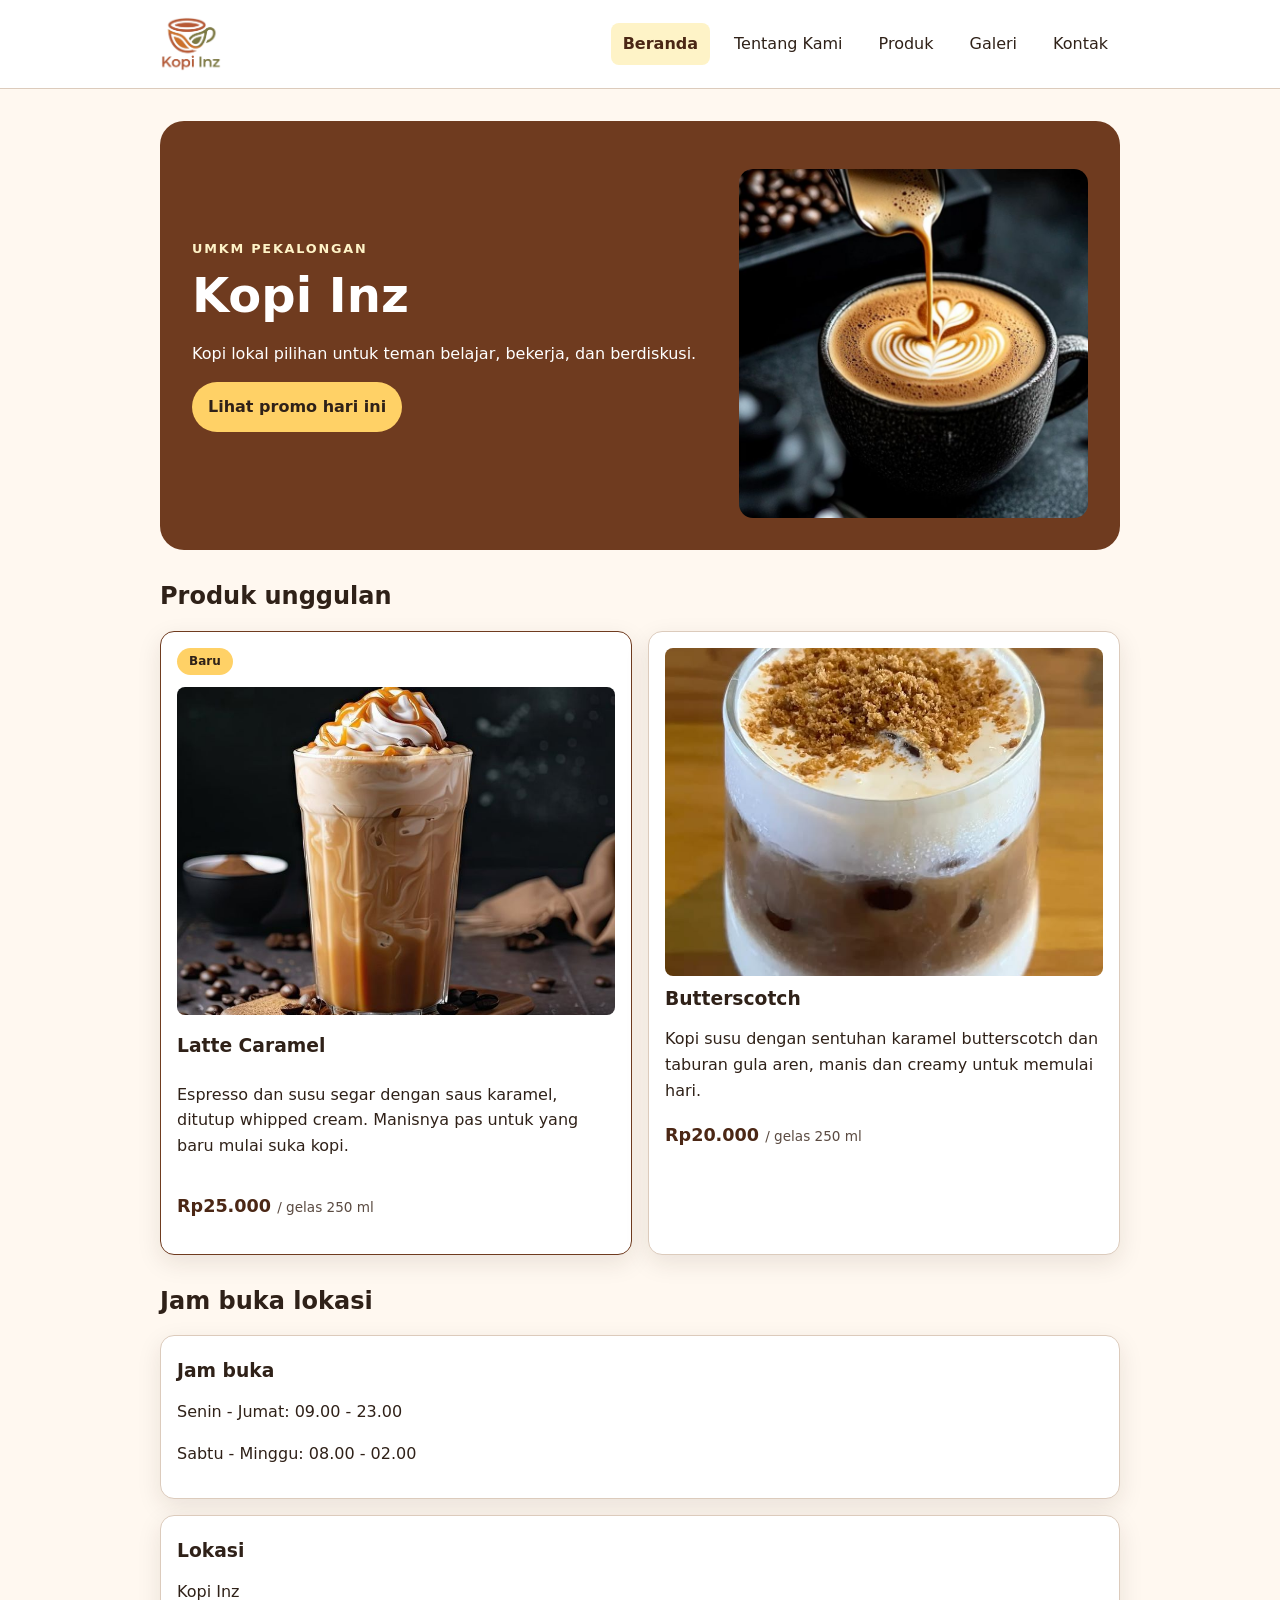
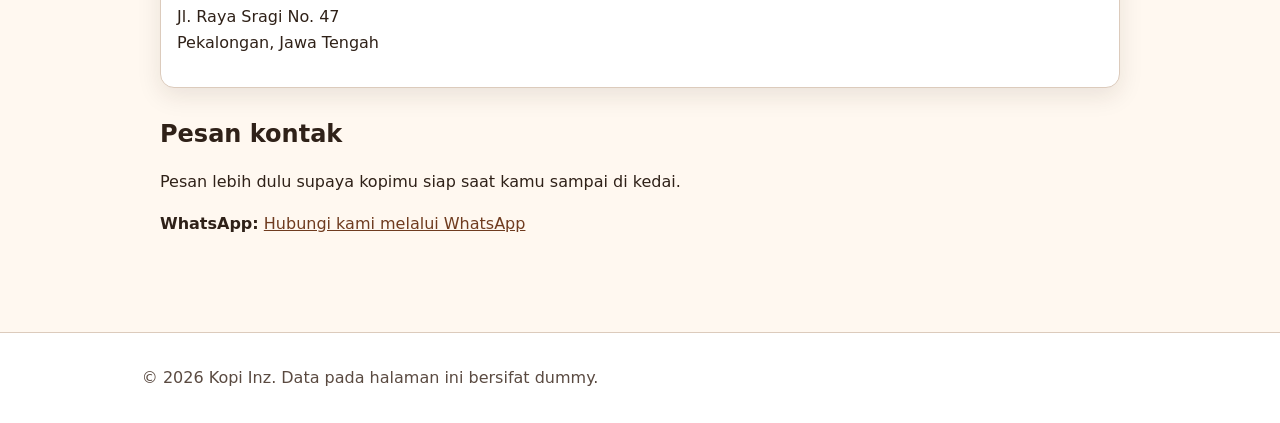
<file: index.html>
<!doctype html>
<html lang="id">
  <head>
    <meta charset="utf-8" />
    <meta name="viewport" content="width=device-width, initial-scale=1" />
    <meta name="description" content="Kopi Inz, UMKM kopi lokal di Sragi, Pekalongan. Lihat produk, harga, jam buka, dan lokasi kedai." />
    <title>Kopi Inz - Website UMKM</title>
    <link rel="stylesheet" href="css/style.css" />
    <link rel="icon" type="image/png" href="assets/images/favicon_rmv.png" />
    <script src="js/app.js" defer></script>
  </head>
  <body>
    <a class="skip-link" href="#konten">Lewati ke konten utama</a>

    <header class="site-header">
      <nav class="nav" aria-label="Navigasi utama">
        <a class="brand" href="index.html"><img class="brand-logo" src="assets/images/logo.png" alt="Kopi Inz" width="656" height="591" /></a>
        <button class="nav-toggle" type="button" aria-expanded="false" aria-controls="menu-utama" aria-label="Buka menu">
          <span class="nav-toggle-bar"></span>
          <span class="nav-toggle-bar"></span>
          <span class="nav-toggle-bar"></span>
        </button>
        <ul id="menu-utama">
          <li><a aria-current="page" href="index.html">Beranda</a></li>
          <li><a href="tentang.html">Tentang Kami</a></li>
          <li><a href="produk.html">Produk</a></li>
          <li><a href="galeri.html">Galeri</a></li>
          <li><a href="kontak.html">Kontak</a></li>
        </ul>
      </nav>
    </header>

     <main id="konten" class="page">
    <section class="hero" aria-labelledby="hero-title">
      <div class="hero-content">
        <p class="eyebrow">UMKM Pekalongan</p>
        <h1 id="hero-title">Kopi Inz</h1>
        <p>Kopi lokal pilihan untuk teman belajar, bekerja, dan berdiskusi.</p>
        <button id="promoButton" type="button">Lihat promo hari ini</button>
      </div>
      <img class="hero-image" src="assets/images/coffe.jpg" width="800" height="800" alt="Segelas latte dengan latte art hati di meja kayu" />
    </section>

      <section aria-labelledby="produk-title">
        <h2 id="produk-title">Produk unggulan</h2>
        <div class="product-list">
          <article class="product-card product-card--baru">
            <span class="badge">Baru</span>
            <img
              class="product-photo"
              src="assets/images/latte%20caramel.jpg"
              alt="Segelas Latte Caramel dingin dengan whipped cream dan siraman saus karamel"
              width="800"
              height="600"
              loading="lazy"
            />
            <h3>Latte Caramel</h3>
            <p>Espresso dan susu segar dengan saus karamel, ditutup whipped cream. Manisnya pas untuk yang baru mulai suka kopi.</p>
            <p class="price">Rp25.000 <span class="unit">/ gelas 250 ml</span></p>
          </article>

          <article class="product-card">
            <div class="produk-card2">
            <img
              class="product-photo"
              src="assets/images/Butterscotch.jpg"
              alt="Segelas kopi Butterscotch dengan lapisan susu dan taburan gula aren"
              width="800"
              height="600"
              loading="lazy"
            />
            <h3>Butterscotch</h3>
            <p>Kopi susu dengan sentuhan karamel butterscotch dan taburan gula aren, manis dan creamy untuk memulai hari.</p>
            <p class="price">Rp20.000 <span class="unit">/ gelas 250 ml</span></p>
            </div>
          </article>
          </div>
          </section> 

      <section class="info" aria-labelledby="info-title">
        <h2 id="info-title">Jam buka lokasi</h2>
        <div class="info-container">
          <div class="info-card">
            <h3>Jam buka</h3>
            <p>Senin - Jumat: 09.00 - 23.00</p>
            <p>Sabtu - Minggu: 08.00 - 02.00</p>
          </div>

          <div class="info-card">
            <h3>Lokasi</h3>
            <p>
              Kopi Inz<br />
              Jl. Raya Sragi No. 47<br />
              Pekalongan, Jawa Tengah
            </p>
          </div>
        </div>
      </section>

      <section aria-labelledby="kontak-title">
        <h2 id="kontak-title">Pesan kontak</h2>
        <p>Pesan lebih dulu supaya kopimu siap saat kamu sampai di kedai.</p>
        <p>
          <strong>WhatsApp:</strong>
          <a href="https://wa.me/6281548437506">Hubungi kami melalui WhatsApp</a>
        </p>
      </section>
    </main>

    <footer class="site-footer">
      <p>&copy; <span id="tahun">2026</span> Kopi Inz. Data pada halaman ini bersifat dummy.</p>
    </footer>

    <script src="js/script.js"></script>
  </body>
</html>
</file>
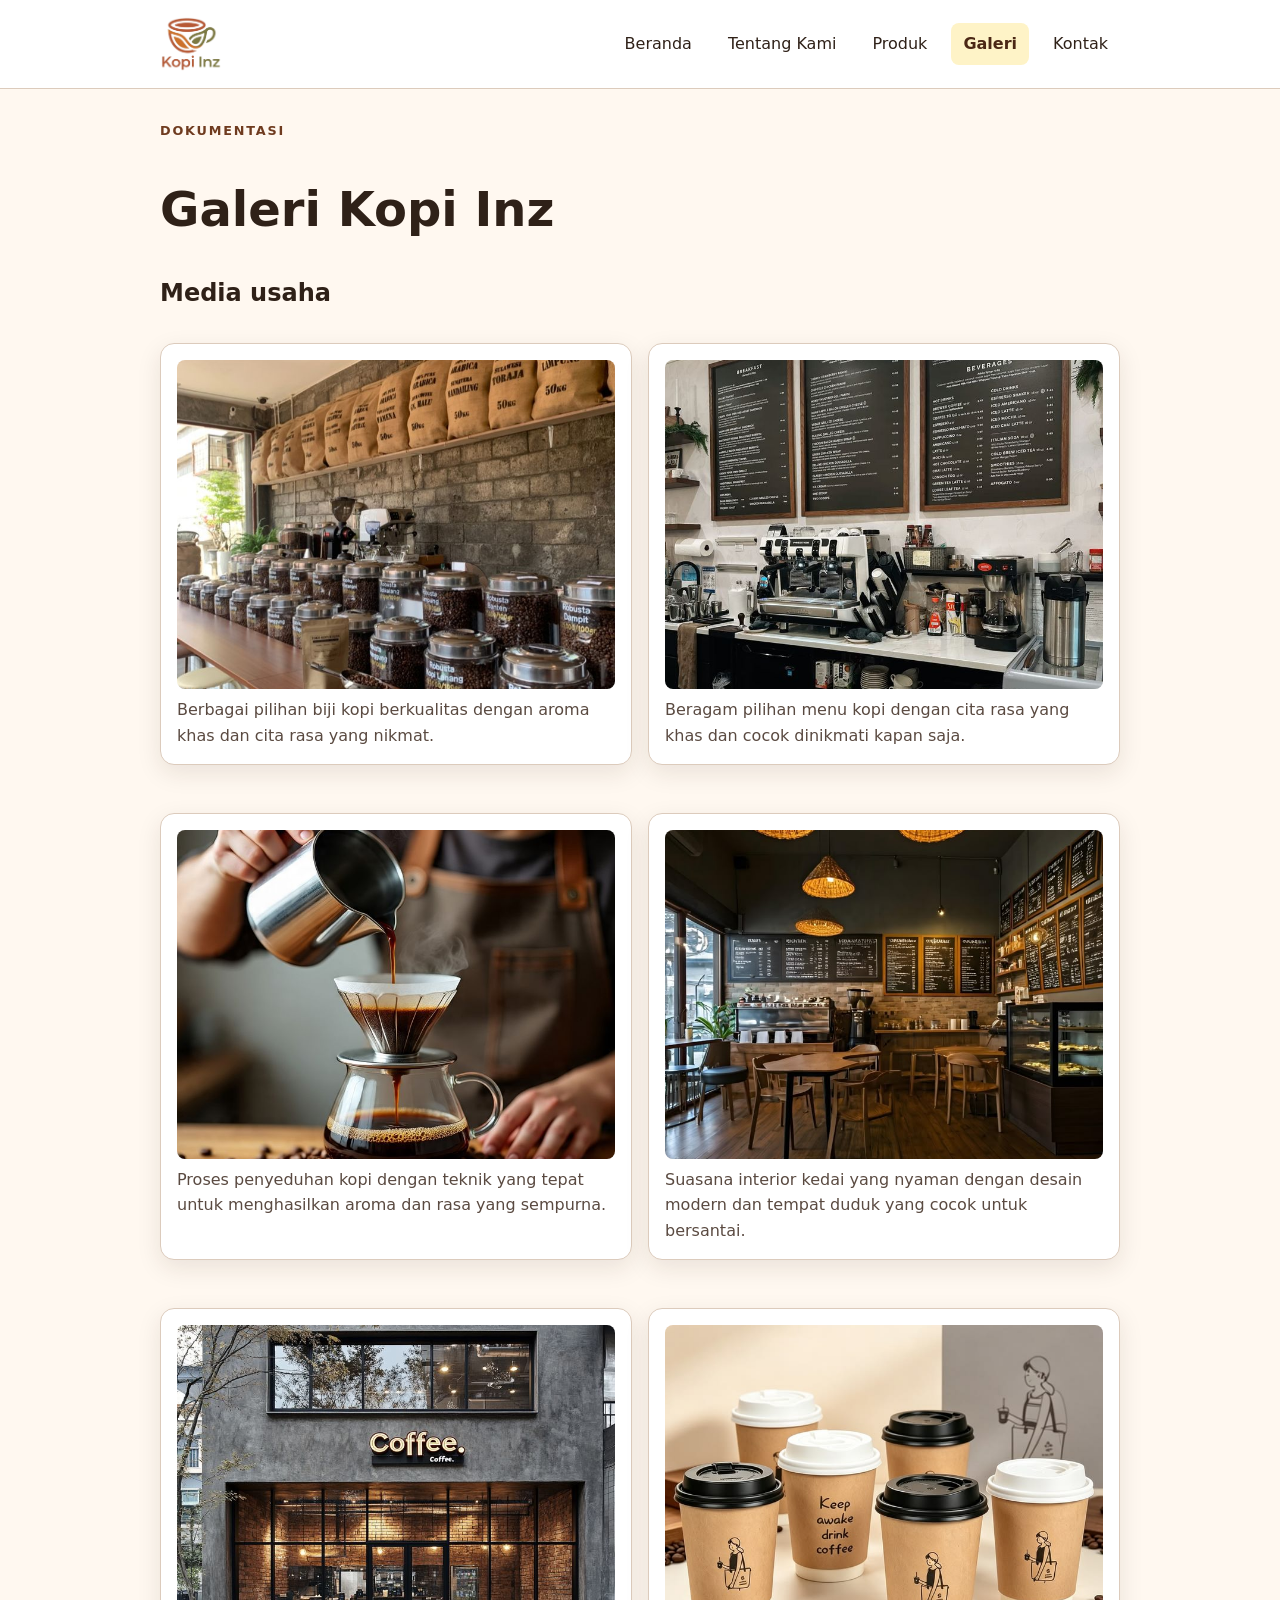
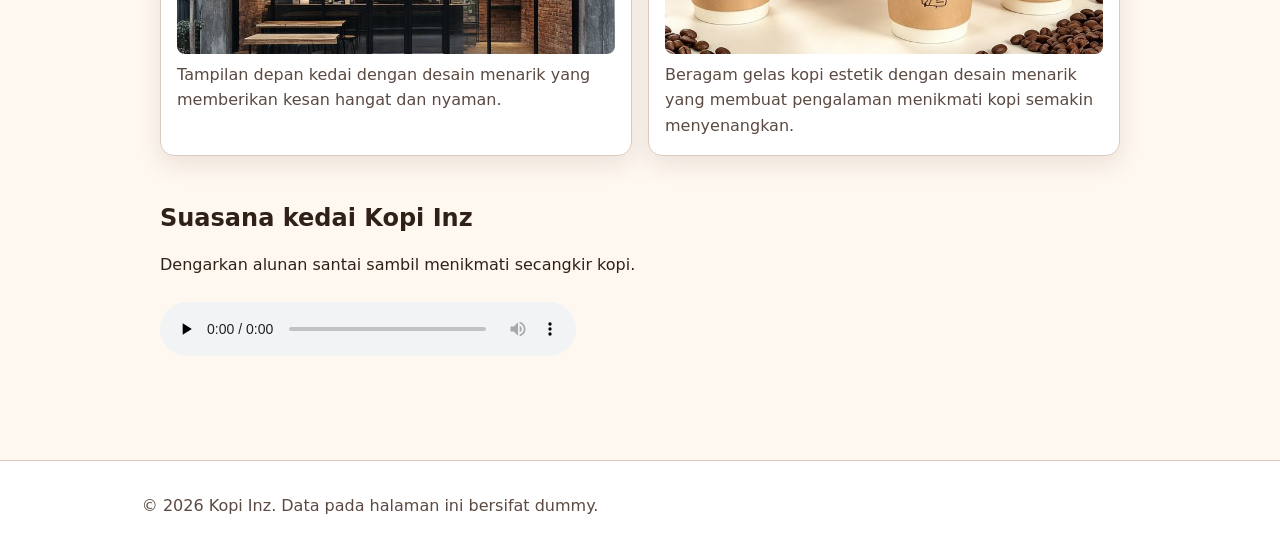
<file: galeri.html>
<!doctype html>
<html lang="id">
  <head>
    <meta charset="utf-8" />
    <meta name="viewport" content="width=device-width, initial-scale=1" />
    <meta name="description" content="Galeri Kopi Inz: foto menu, suasana kedai, dan musik pengiring." />
    <title>Galeri Kopi Inz - Website UMKM</title>
    <link rel="stylesheet" href="css/style.css" />
    <link rel="icon" type="image/png" href="assets/images/favicon_rmv.png" />
    <script src="js/app.js" defer></script>
  </head>
  <body>
    <a class="skip-link" href="#konten">Lewati ke konten utama</a>

    <header class="site-header">
      <nav class="nav" aria-label="Navigasi utama">
        <a class="brand" href="index.html"><img class="brand-logo" src="assets/images/logo.png" alt="Kopi Inz" width="656" height="591" /></a>
        <button class="nav-toggle" type="button" aria-expanded="false" aria-controls="menu-utama" aria-label="Buka menu">
          <span class="nav-toggle-bar"></span>
          <span class="nav-toggle-bar"></span>
          <span class="nav-toggle-bar"></span>
        </button>
        <ul id="menu-utama">
          <li><a href="index.html">Beranda</a></li>
          <li><a href="tentang.html">Tentang Kami</a></li>
          <li><a href="produk.html">Produk</a></li>
          <li><a aria-current="page" href="galeri.html">Galeri</a></li>
          <li><a href="kontak.html">Kontak</a></li>
        </ul>
      </nav>
    </header>

    <main id="konten" class="page">
      <section aria-labelledby="galeri-title">
        <p class="eyebrow">Dokumentasi</p>
        <h1 id="galeri-title">Galeri Kopi Inz</h1>
      </section>

      <section aria-labelledby="media-title">
        <h2 id="media-title">Media usaha</h2>
        <div class="gallery-grid">
          <figure class="media-card">
            <img
              class="product-photo"
              src="assets/images/Biji%20Kopi.jpg"
              alt="Berbagai pilihan biji kopi berkualitas dengan aroma khas dan cita rasa yang nikmat."
              width="800"
              height="600"
              loading="lazy"
            />
            <figcaption>Berbagai pilihan biji kopi berkualitas dengan aroma khas dan cita rasa yang nikmat.</figcaption>
          </figure>

          <figure class="media-card">
            <img
              class="product-photo"
              src="assets/images/Menu%20Kopi.jpg"
              alt="Beragam pilihan menu kopi dengan cita rasa yang khas dan cocok dinikmati kapan saja."
              width="800"
              height="600"
              loading="lazy"
            />
            <figcaption>Beragam pilihan menu kopi dengan cita rasa yang khas dan cocok dinikmati kapan saja.</figcaption>
          </figure>

          <figure class="media-card">
            <img
              class="product-photo"
              src="assets/images/Proses%20Seduh.jpg"
              alt="Proses penyeduhan kopi dengan teknik yang tepat untuk menghasilkan aroma dan rasa yang sempurna."
              width="800"
              height="600"
              loading="lazy"
            />
            <figcaption>Proses penyeduhan kopi dengan teknik yang tepat untuk menghasilkan aroma dan rasa yang sempurna.</figcaption>
          </figure>

          <figure class="media-card">
            <img
              class="product-photo"
              src="assets/images/Tampilan%20Dalam.jpg"
              alt="Suasana interior kedai yang nyaman dengan desain modern dan tempat duduk yang cocok untuk bersantai."
              width="800"
              height="600"
              loading="lazy"
            />
            <figcaption>Suasana interior kedai yang nyaman dengan desain modern dan tempat duduk yang cocok untuk bersantai.</figcaption>
          </figure>

          <figure class="media-card">
            <img
              class="product-photo"
              src="assets/images/Tampilan%20Depan.jpg"
              alt="Tampilan depan kedai dengan desain menarik yang memberikan kesan hangat dan nyaman."
              width="800"
              height="600"
              loading="lazy"
            />
            <figcaption>Tampilan depan kedai dengan desain menarik yang memberikan kesan hangat dan nyaman.</figcaption>
          </figure>

          <figure class="media-card">
            <img
              class="product-photo"
              src="assets/images/Gelas%20Kopi.jpg"
              alt="Beragam gelas kopi estetik dengan desain menarik yang membuat pengalaman menikmati kopi semakin menyenangkan."
              width="800"
              height="600"
              loading="lazy"
            />
            <figcaption>Beragam gelas kopi estetik dengan desain menarik yang membuat pengalaman menikmati kopi semakin menyenangkan.</figcaption>
          </figure>
        </div>
      </section>

      <section aria-labelledby="audio-title">
        <h2 id="audio-title">Suasana kedai Kopi Inz</h2>
        <p id="audio-note">Dengarkan alunan santai sambil menikmati secangkir kopi.</p>
        <audio controls aria-describedby="audio-note" preload="none">
          <source src="assets/audio/hindia.mp4" type="audio/mp4" />
        
          <a href="assets/audio/hindia.mp4">Unduh lagu pengiring</a>.
        </audio>
      </section>
    </main>

    <footer class="site-footer">
      <p>&copy; <span id="tahun">2026</span> Kopi Inz. Data pada halaman ini bersifat dummy.</p>
    </footer>

    <script src="js/script.js"></script>
  </body>
</html>
</file>
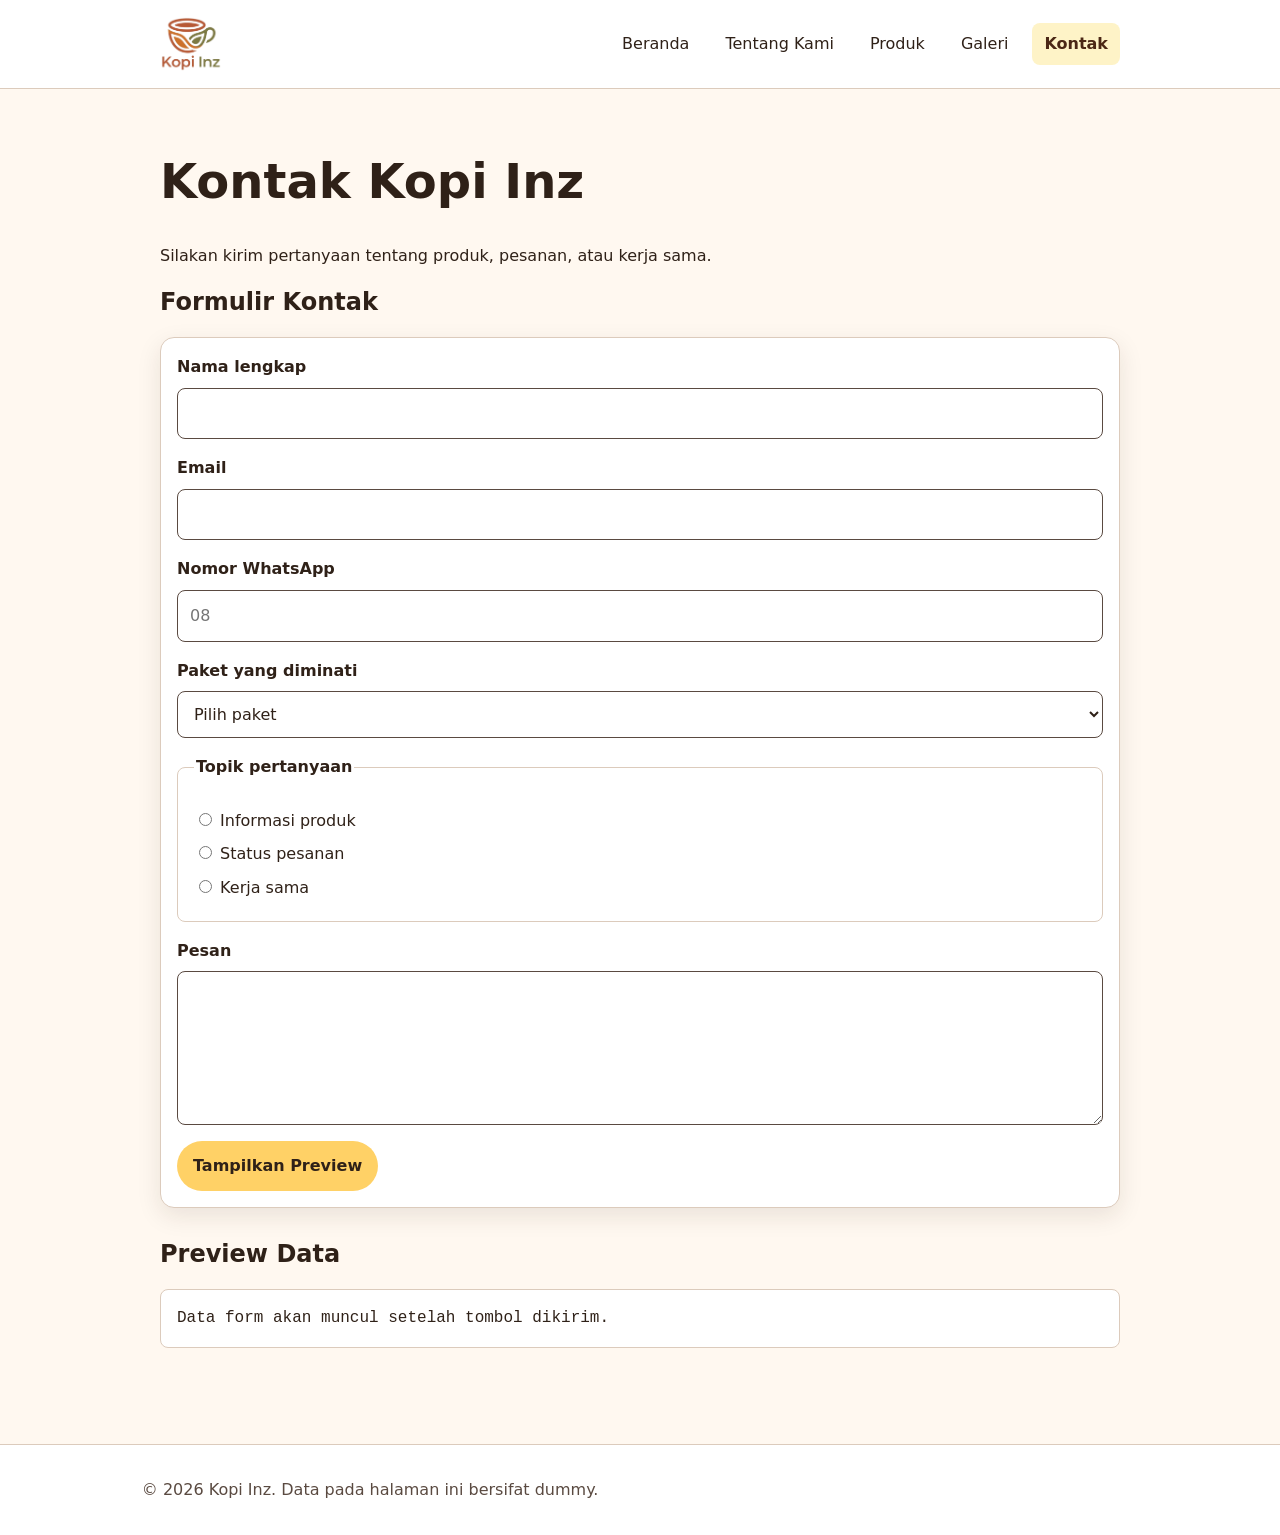
<file: kontak.html>
<!doctype html>
<html lang="id">
  <head>
    <meta charset="utf-8" />
    <meta name="viewport" content="width=device-width, initial-scale=1" />
    <meta name="description" content="Hubungi Kopi Inz melalui formulir kontak untuk pertanyaan produk, pesanan, atau kerja sama." />
    <title>Kontak Kopi Inz - Website UMKM</title>
    <link rel="stylesheet" href="css/style.css" />
    <link rel="icon" type="image/png" href="assets/images/favicon_rmv.png" />
    <script src="js/form.js" defer></script>
    <script src="js/app.js" defer></script>
  </head>
  <body>
    <a class="skip-link" href="#konten">Lewati ke konten utama</a>
    <header class="site-header">
      <nav class="nav" aria-label="Navigasi utama">
        <a class="brand" href="index.html"><img class="brand-logo" src="assets/images/logo.png" alt="Kopi Inz" width="656" height="591" /></a>
        <button class="nav-toggle" type="button" aria-expanded="false" aria-controls="menu-utama" aria-label="Buka menu">
          <span class="nav-toggle-bar"></span>
          <span class="nav-toggle-bar"></span>
          <span class="nav-toggle-bar"></span>
        </button>
        <ul id="menu-utama">
          <li><a href="index.html">Beranda</a></li>
          <li><a href="tentang.html">Tentang Kami</a></li>
          <li><a href="produk.html">Produk</a></li>
          <li><a href="galeri.html">Galeri</a></li>
          <li><a aria-current="page" href="kontak.html">Kontak</a></li>
        </ul>
      </nav>
    </header>

    <main id="konten" class="page">
      <h1>Kontak Kopi Inz</h1>
      <p>Silakan kirim pertanyaan tentang produk, pesanan, atau kerja sama.</p>

      <section aria-labelledby="form-title">
        <h2 id="form-title">Formulir Kontak</h2>
        <form id="form-kontak" class="form-card" action="#" method="post">
          <div class="field">
            <label for="nama">Nama lengkap</label>
            <input id="nama" name="nama" type="text" autocomplete="name" required minlength="3" />
          </div>

          <div class="field">
            <label for="email">Email</label>
            <input id="email" name="email" type="email" autocomplete="email" required />
          </div>

          <div class="field">
            <label for="wa">Nomor WhatsApp</label>
            <input
              id="wa"
              name="wa"
              type="tel"
              autocomplete="tel"
              inputmode="numeric"
              pattern="[0-9+ ]{9,15}"
              placeholder="08"
              required
            />
          </div>

          <div class="field">
            <label for="paket">Paket yang diminati</label>
            <select id="paket" name="paket" required>
              <option value="">Pilih paket</option>
              <option value="rumahan">Paket rumahan</option>
              <option value="kantor">Paket kantor</option>
              <option value="reseller">Paket reseller</option>
            </select>
          </div>

          <fieldset>
            <legend>Topik pertanyaan</legend>
            <label><input type="radio" name="topik" value="produk" required /> Informasi produk</label>
            <label><input type="radio" name="topik" value="pesanan" /> Status pesanan</label>
            <label><input type="radio" name="topik" value="kerja-sama" /> Kerja sama</label>
          </fieldset>

          <div class="field">
            <label for="pesan">Pesan</label>
            <textarea id="pesan" name="pesan" rows="5" required minlength="10"></textarea>
          </div>

          <button type="submit">Tampilkan Preview</button>
        </form>
      </section>

      <section aria-labelledby="preview-title">
        <h2 id="preview-title">Preview Data</h2>
        <pre id="preview-form" aria-live="polite">Data form akan muncul setelah tombol dikirim.</pre>
      </section>
    </main>

    <footer class="site-footer">
      <p>&copy; 2026 Kopi Inz. Data pada halaman ini bersifat dummy.</p>
    </footer>

    <script src="js/script.js"></script>
  </body>
</html>
</file>
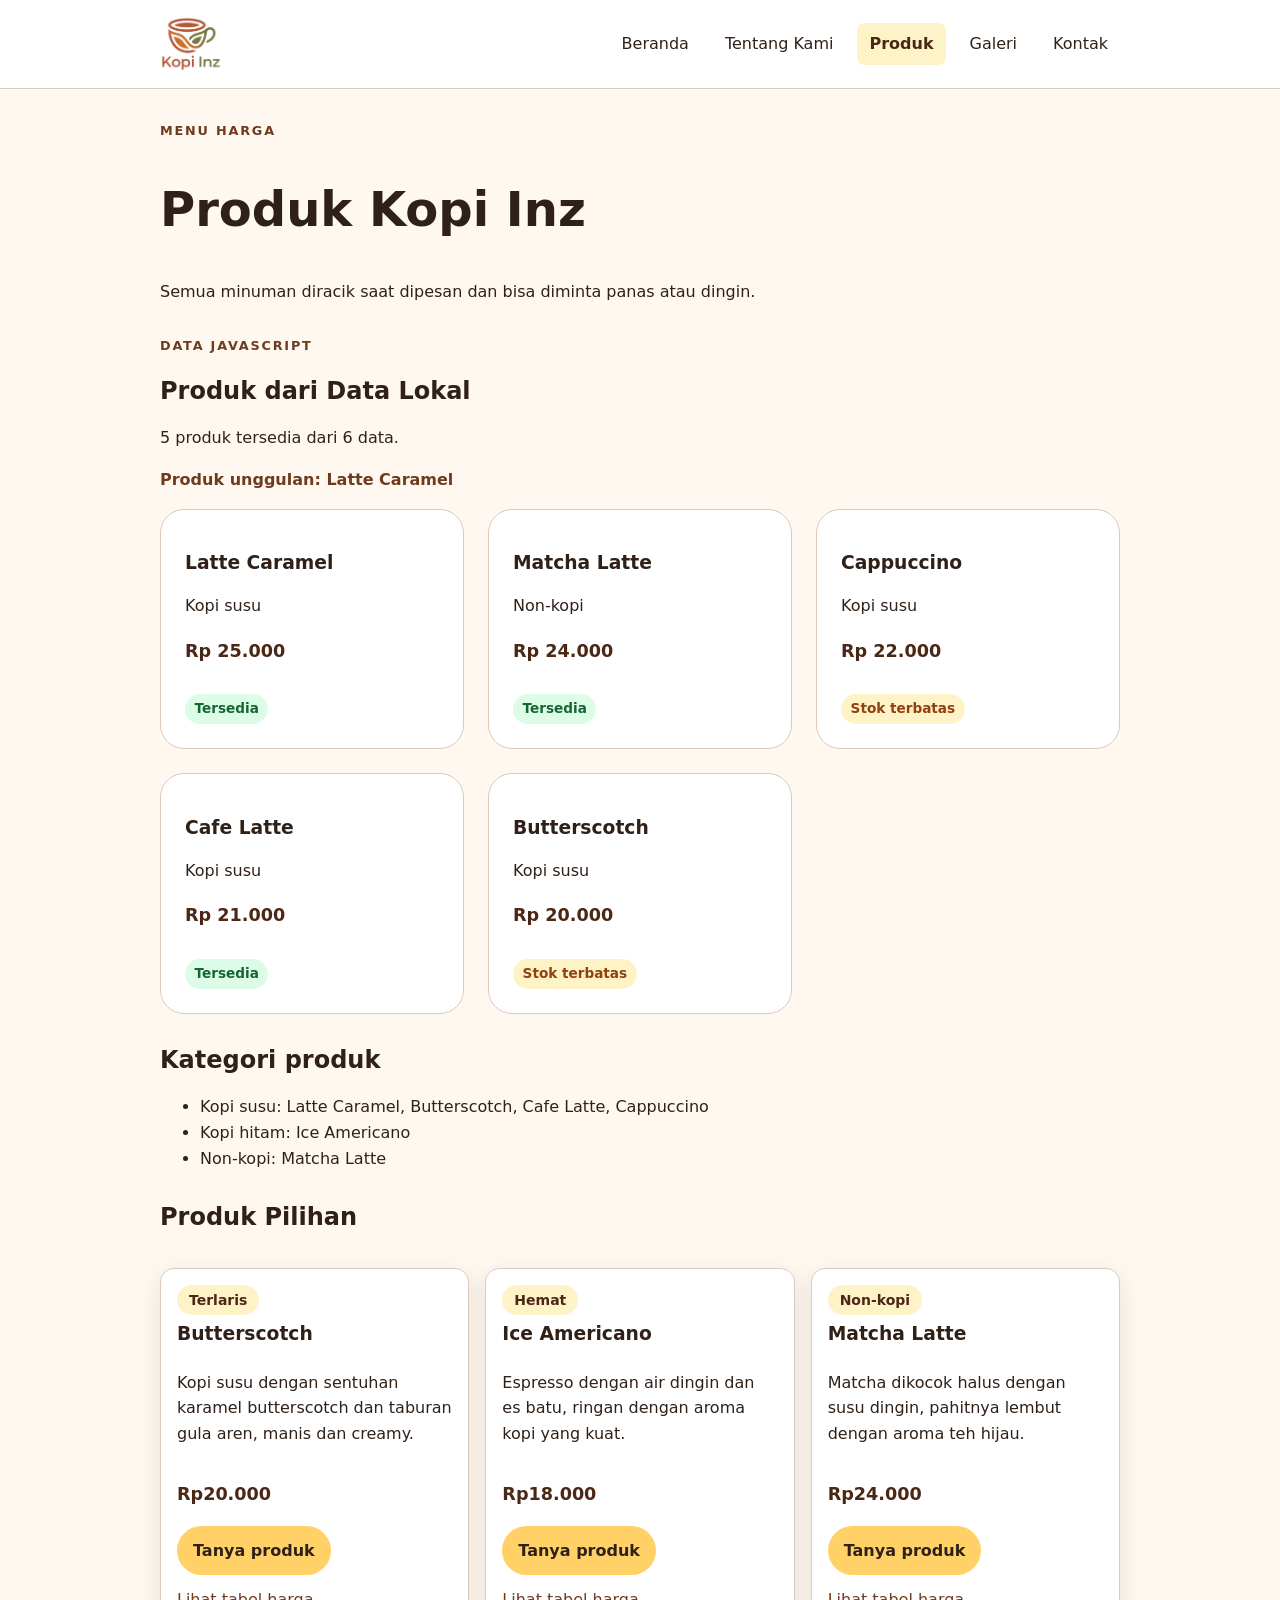
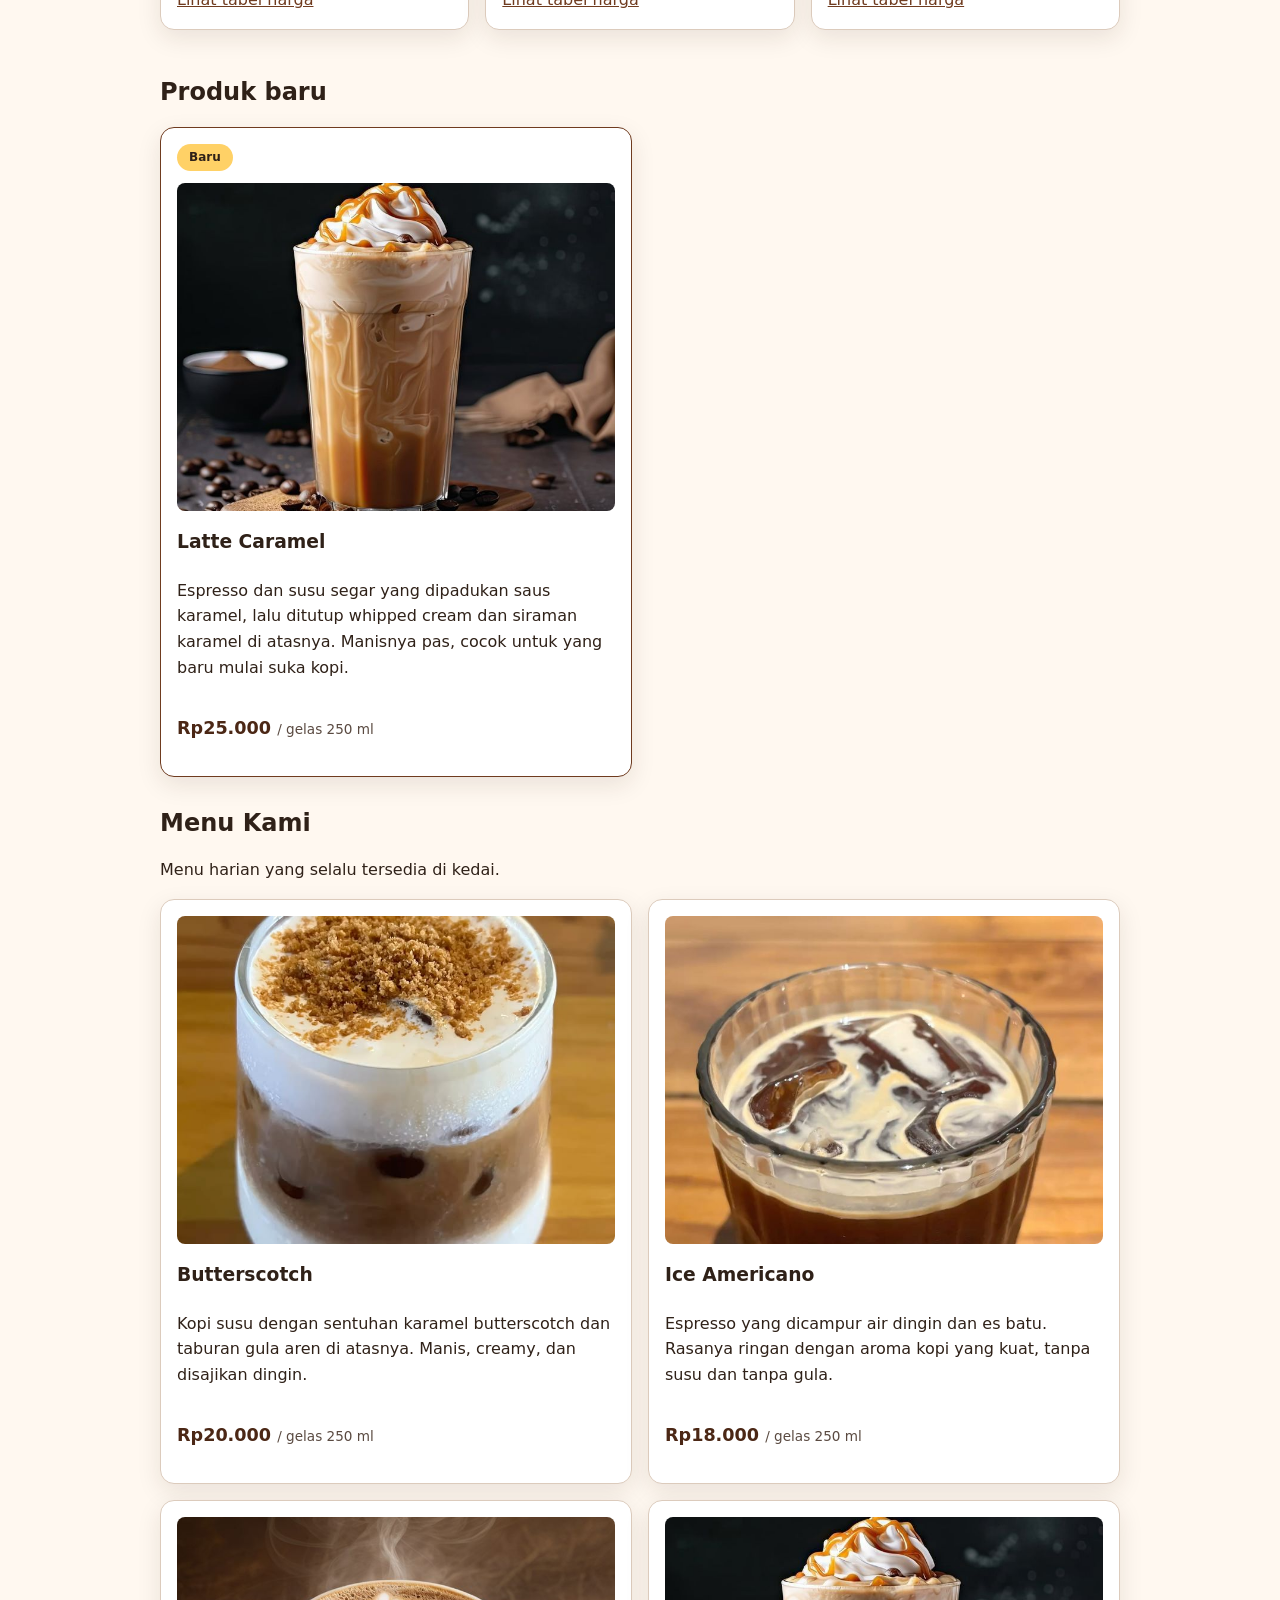
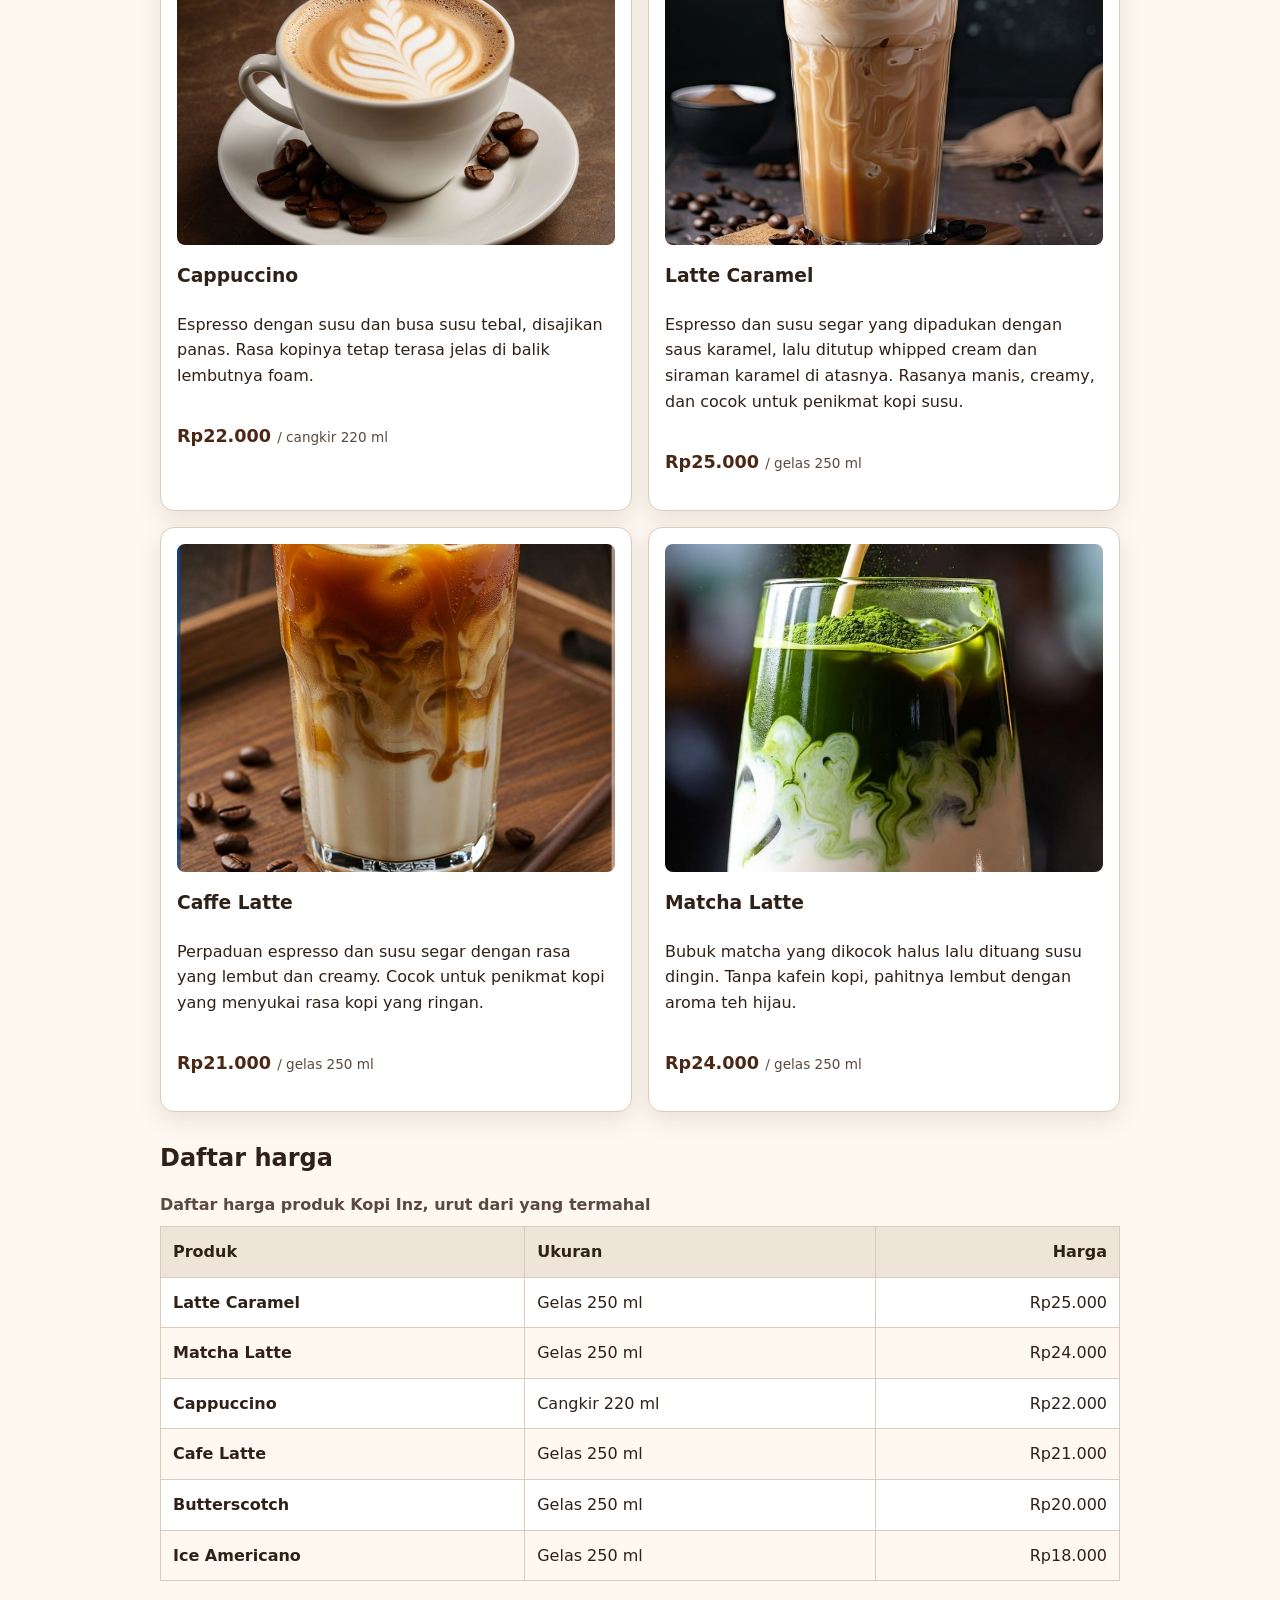
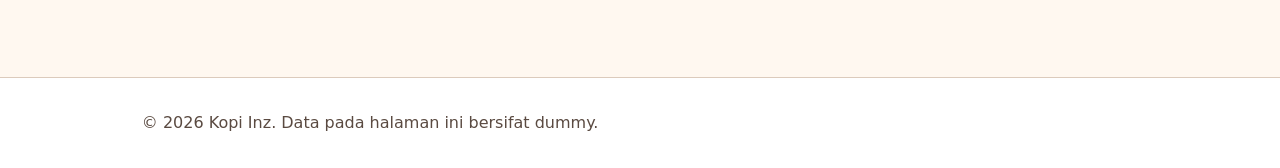
<file: produk.html>
<!doctype html>
<html lang="id">
  <head>
    <meta charset="utf-8" />
    <meta name="viewport" content="width=device-width, initial-scale=1" />
    <meta name="description" content="Daftar produk Kopi Inz: Latte Caramel, Butterscotch, Ice Americano, Cappuccino, Cafe Latte, dan Matcha Latte beserta harganya." />
    <title>Produk Kopi Inz - Website UMKM</title>
    <link rel="stylesheet" href="css/style.css" />
    <link rel="icon" type="image/png" href="assets/images/favicon_rmv.png" />
    <script src="js/app.js" defer></script>
  </head>
  <body>
    <a class="skip-link" href="#konten">Lewati ke konten utama</a>

    <header class="site-header">
      <nav class="nav" aria-label="Navigasi utama">
        <a class="brand" href="index.html"><img class="brand-logo" src="assets/images/logo.png" alt="Kopi Inz" width="656" height="591" /></a>
        <button class="nav-toggle" type="button" aria-expanded="false" aria-controls="menu-utama" aria-label="Buka menu">
          <span class="nav-toggle-bar"></span>
          <span class="nav-toggle-bar"></span>
          <span class="nav-toggle-bar"></span>
        </button>
        <ul id="menu-utama">
          <li><a href="index.html">Beranda</a></li>
          <li><a href="tentang.html">Tentang Kami</a></li>
          <li><a aria-current="page" href="produk.html">Produk</a></li>
          <li><a href="galeri.html">Galeri</a></li>
          <li><a href="kontak.html">Kontak</a></li>
        </ul>
      </nav>
    </header>

    <main id="konten" class="page">
      <section aria-labelledby="produk-title">
        <p class="eyebrow">Menu Harga</p>
        <h1 id="produk-title">Produk Kopi Inz</h1>
        <p>Semua minuman diracik saat dipesan dan bisa diminta panas atau dingin.</p>
      </section>

      <section aria-labelledby="produk-dinamis-title">
        <p class="eyebrow">Data JavaScript</p>
        <h2 id="produk-dinamis-title">Produk dari Data Lokal</h2>
        <p id="produk-ringkasan">Data produk akan dimuat melalui JavaScript.</p>
        <p id="produk-unggulan">Produk unggulan akan ditentukan melalui JavaScript.</p>
        <div id="produk-dinamis" class="js-product-grid"></div>
      </section>

      <section aria-labelledby="kategori-title">
        <h2 id="kategori-title">Kategori produk</h2>
        <ul>
          <li>Kopi susu: Latte Caramel, Butterscotch, Cafe Latte, Cappuccino</li>
          <li>Kopi hitam: Ice Americano</li>
          <li>Non-kopi: Matcha Latte</li>
        </ul>
      </section>

      <section aria-labelledby="produk-pilihan-title">
        <h2 id="produk-pilihan-title">Produk Pilihan</h2>
        <div class="product-grid">
        <article class="product-card">
          <span class="product-badge">Terlaris</span>
          <h3>Butterscotch</h3>
          <p>Kopi susu dengan sentuhan karamel butterscotch dan taburan gula aren, manis dan creamy.</p>
          <p class="price">Rp20.000</p>
          <div class="card-actions">
            <a class="button" href="kontak.html">Tanya produk</a>
            <a href="#harga-title">Lihat tabel harga</a>
          </div>
        </article>

        <article class="product-card">
          <span class="product-badge">Hemat</span>
          <h3>Ice Americano</h3>
          <p>Espresso dengan air dingin dan es batu, ringan dengan aroma kopi yang kuat.</p>
          <p class="price">Rp18.000</p>
          <div class="card-actions">
            <a class="button" href="kontak.html">Tanya produk</a>
            <a href="#harga-title">Lihat tabel harga</a>
          </div>
        </article>

        <article class="product-card">
          <span class="product-badge">Non-kopi</span>
          <h3>Matcha Latte</h3>
          <p>Matcha dikocok halus dengan susu dingin, pahitnya lembut dengan aroma teh hijau.</p>
          <p class="price">Rp24.000</p>
          <div class="card-actions">
            <a class="button" href="kontak.html">Tanya produk</a>
            <a href="#harga-title">Lihat tabel harga</a>
          </div>
        </article>
        </div>
      </section>

      <section aria-labelledby="baru-title">
        <h2 id="baru-title">Produk baru</h2>
        <div class="product-list product-list--sorot">
          <article class="product-card product-card--baru">
            <span class="badge">Baru</span>
            <img
              class="product-photo"
              src="assets/images/latte%20caramel.jpg"
              alt="Segelas Latte Caramel dingin dengan whipped cream dan siraman saus karamel"
              width="800"
              height="600"
              loading="lazy"
            />
            <h3>Latte Caramel</h3>
            <p>
              Espresso dan susu segar yang dipadukan saus karamel, lalu ditutup whipped cream dan
              siraman karamel di atasnya. Manisnya pas, cocok untuk yang baru mulai suka kopi.
            </p>
            <p class="price">Rp25.000 <span class="unit">/ gelas 250 ml</span></p>
          </article>
        </div>
      </section>

      <section aria-labelledby="menu-title">
        <h2 id="menu-title"> Menu Kami</h2>
        <p>Menu harian yang selalu tersedia di kedai.</p>
        <div class="product-list">
          <article class="product-card">
            <img
              class="product-photo"
              src="assets/images/Butterscotch.jpg"
              alt="Segelas kopi Butterscotch dengan lapisan susu dan taburan gula aren"
              width="800"
              height="600"
              loading="lazy"
            />
            <h3>Butterscotch</h3>
            <p>Kopi susu dengan sentuhan karamel butterscotch dan taburan gula aren di atasnya. Manis, creamy, dan disajikan dingin.</p>
            <p class="price">Rp20.000 <span class="unit">/ gelas 250 ml</span></p>
          </article>

          <article class="product-card">
            <img
              class="product-photo"
              src="assets/images/ice%20americano.jpg"
              alt="Segelas Ice Americano dengan es batu dan lapisan krema di permukaan"
              width="800"
              height="600"
              loading="lazy"
            />
            <h3>Ice Americano</h3>
            <p>Espresso yang dicampur air dingin dan es batu. Rasanya ringan dengan aroma kopi yang kuat, tanpa susu dan tanpa gula.</p>
            <p class="price">Rp18.000 <span class="unit">/ gelas 250 ml</span></p>
          </article>

          <article class="product-card">
            <img
              class="product-photo"
              src="assets/images/Cappuccino.jpg"
              alt="Secangkir Cappuccino panas dengan latte art dan biji kopi di piring saji"
              width="800"
              height="600"
              loading="lazy"
            />
            <h3>Cappuccino</h3>
            <p>Espresso dengan susu dan busa susu tebal, disajikan panas. Rasa kopinya tetap terasa jelas di balik lembutnya foam.</p>
            <p class="price">Rp22.000 <span class="unit">/ cangkir 220 ml</span></p>
          </article>

                    <article class="product-card">
            <img
              class="product-photo"
              src="assets/images/latte%20caramel.jpg"
              alt="Segelas Latte Caramel dingin dengan whipped cream dan saus karamel"
              width="800"
              height="600"
              loading="lazy"
            />
            <h3>Latte Caramel</h3>
            <p>
              Espresso dan susu segar yang dipadukan dengan saus karamel,
              lalu ditutup whipped cream dan siraman karamel di atasnya.
              Rasanya manis, creamy, dan cocok untuk penikmat kopi susu.
            </p>
            <p class="price">Rp25.000 <span class="unit">/ gelas 250 ml</span></p>
          </article>

          <article class="product-card">
           <img
          class="product-photo"
          src="assets/images/Caffe%20Latte.jpg"
          alt="Segelas Cafe Latte dengan perpaduan espresso dan susu yang lembut"
          width="800"
          height="600"
          loading="lazy"
  />
  <h3>Caffe Latte</h3>
  <p>Perpaduan espresso dan susu segar dengan rasa yang lembut dan creamy. Cocok untuk penikmat kopi yang menyukai rasa kopi yang ringan.</p>
  <p class="price">Rp21.000 <span class="unit">/ gelas 250 ml</span></p>
</article>

          <article class="product-card">
            <img
              class="product-photo"
              src="assets/images/Matcha%20Latte.jpg"
              alt="Segelas Matcha Latte dingin saat susu dituang ke atas bubuk matcha"
              width="800"
              height="600"
              loading="lazy"
            />
            <h3>Matcha Latte</h3>
            <p>Bubuk matcha yang dikocok halus lalu dituang susu dingin. Tanpa kafein kopi, pahitnya lembut dengan aroma teh hijau.</p>
            <p class="price">Rp24.000 <span class="unit">/ gelas 250 ml</span></p>
          </article>
        </div>
      </section>

      <section aria-labelledby="harga-title">
        <h2 id="harga-title">Daftar harga</h2>
        <div class="table-scroll" role="region" aria-labelledby="daftar-harga-caption" tabindex="0">
          <table>
            <caption id="daftar-harga-caption">Daftar harga produk Kopi Inz, urut dari yang termahal</caption>
            <thead>
              <tr>
                <th scope="col">Produk</th>
                <th scope="col">Ukuran</th>
                <th scope="col">Harga</th>
              </tr>
            </thead>
            <tbody>
              <tr>
                <th scope="row">Latte Caramel</th>
                <td>Gelas 250 ml</td>
                <td>Rp25.000</td>
              </tr>
              <tr>
                <th scope="row">Matcha Latte</th>
                <td>Gelas 250 ml</td>
                <td>Rp24.000</td>
              </tr>
              <tr>
                <th scope="row">Cappuccino</th>
                <td>Cangkir 220 ml</td>
                <td>Rp22.000</td>
              </tr>
              <tr>
                <th scope="row">Cafe Latte</th>
                <td>Gelas 250 ml</td>
                <td>Rp21.000</td>
              </tr>
              <tr>
                <th scope="row">Butterscotch</th>
                <td>Gelas 250 ml</td>
                <td>Rp20.000</td>
              </tr>
              <tr>
                <th scope="row">Ice Americano</th>
                <td>Gelas 250 ml</td>
                <td>Rp18.000</td>
              </tr>
            </tbody>
          </table>
        </div>
      </section>
    </main>

    <footer class="site-footer">
      <p>&copy; <span id="tahun">2026</span> Kopi Inz. Data pada halaman ini bersifat dummy.</p>
    </footer>

    <script src="js/script.js"></script>
  </body>
</html>
</file>
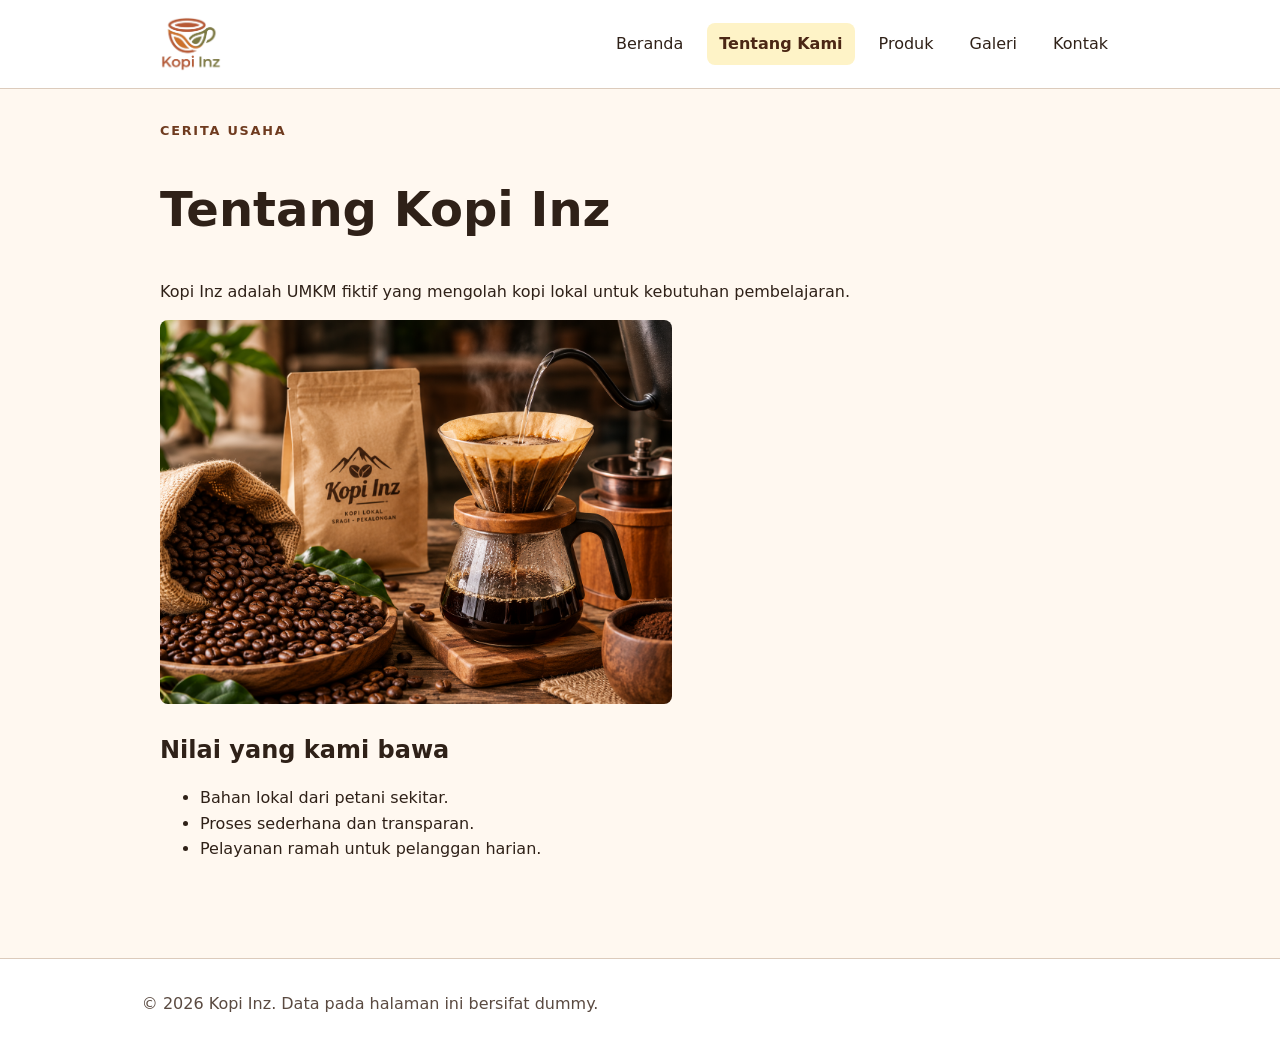
<file: tentang.html>
<!doctype html>
<html lang="id">
  <head>
    <meta charset="utf-8" />
    <meta name="viewport" content="width=device-width, initial-scale=1" />
    <meta name="description" content="Cerita di balik Kopi Inz, UMKM kopi lokal di Sragi, Pekalongan." />
    <title>Tentang Kopi Inz - Website UMKM</title>
    <link rel="stylesheet" href="css/style.css" />
    <link rel="icon" type="image/png" href="assets/images/favicon_rmv.png" />
    <script src="js/app.js" defer></script>
  </head>
  <body>
    <a class="skip-link" href="#konten">Lewati ke konten utama</a>

    <header class="site-header">
      <nav class="nav" aria-label="Navigasi utama">
        <a class="brand" href="index.html"><img class="brand-logo" src="assets/images/logo.png" alt="Kopi Inz" width="656" height="591" /></a>
        <button class="nav-toggle" type="button" aria-expanded="false" aria-controls="menu-utama" aria-label="Buka menu">
          <span class="nav-toggle-bar"></span>
          <span class="nav-toggle-bar"></span>
          <span class="nav-toggle-bar"></span>
        </button>
        <ul id="menu-utama">
          <li><a href="index.html">Beranda</a></li>
          <li><a aria-current="page" href="tentang.html">Tentang Kami</a></li>
          <li><a href="produk.html">Produk</a></li>
          <li><a href="galeri.html">Galeri</a></li>
          <li><a href="kontak.html">Kontak</a></li>
        </ul>
      </nav>
    </header>

    <main id="konten" class="page">
      <section aria-labelledby="tentang-title">
        <p class="eyebrow">Cerita Usaha</p>
        <h1 id="tentang-title">Tentang Kopi Inz</h1>
        <p>Kopi Inz adalah UMKM fiktif yang mengolah kopi lokal untuk kebutuhan pembelajaran.</p>
        <img
          class="product-photo product-photo--lebar"
          src="assets/images/TentangKami.png"
          alt="Espresso dituang ke cangkir berisi susu hingga membentuk latte art"
          width="800"
          height="600"
          loading="lazy"
        />
      </section>

      <section aria-labelledby="nilai-title">
        <h2 id="nilai-title">Nilai yang kami bawa</h2>
        <ul>
          <li>Bahan lokal dari petani sekitar.</li>
          <li>Proses sederhana dan transparan.</li>
          <li>Pelayanan ramah untuk pelanggan harian.</li>
        </ul>
      </section>
    </main>

    <footer class="site-footer">
      <p>&copy; <span id="tahun">2026</span> Kopi Inz. Data pada halaman ini bersifat dummy.</p>
    </footer>

    <script src="js/script.js"></script>
  </body>
</html>
</file>
<file: css/style.css>
:root {
  --color-primary: #6f3b1f;
  --color-primary-strong: #4b2715;
  --color-on-primary: #ffffff;
  --color-text: #2f2118;
  --color-muted: #5a4a41;
  --color-surface: #ffffff;
  --color-surface-soft: #fff8f0;
  --color-surface-strong: #efe4d8;
  --color-border: #dccbbc;
  --color-focus: #1d4ed8;
  --color-accent: #ffd166;
  --color-accent-strong: #ffc233;
  --color-accent-soft: #fef3c7;

  --space-1: 0.5rem;
  --space-2: 0.75rem;
  --space-3: 1rem;
  --space-4: 1.5rem;
  --space-5: 2rem;

  --radius-sm: 0.5rem;
  --radius-md: 0.875rem;
  --radius-lg: 1.5rem;
  --radius-pill: 999px;

  --shadow-card: 0 0.5rem 1.5rem rgb(47 33 24 / 0.1);
}

*,
*::before,
*::after {
  box-sizing: border-box;
}

html { color-scheme: light; }

body {
  margin: 0;
  color: var(--color-text);
  background: var(--color-surface-soft);
  font-family: system-ui, -apple-system, BlinkMacSystemFont, "Segoe UI", sans-serif;
  font-size: 1rem;
  line-height: 1.6;
}

img {
  display: block;
  max-width: 100%;
  height: auto;
  border-radius: var(--radius-sm);
}
figure { margin: 0 0 var(--space-3); }
figcaption { margin-top: var(--space-1); color: var(--color-muted); }
audio { width: 100%; max-width: 26rem; margin-top: var(--space-1); }

a { color: var(--color-primary); }
a:hover { color: var(--color-primary-strong); }

:focus-visible {
  outline: 3px solid var(--color-focus);
  outline-offset: 3px;
}

.skip-link {
  position: absolute;
  top: -5rem;
  left: var(--space-3);
  padding: var(--space-2) var(--space-3);
  color: var(--color-on-primary);
  background: var(--color-text);
}
.skip-link:focus { top: var(--space-3); }


.site-header,
.site-footer {
  padding: var(--space-3) var(--space-4);
  background: var(--color-surface);
  border-bottom: 1px solid var(--color-border);
}

.site-footer {
  margin-top: var(--space-5);
  color: var(--color-muted);
  text-align: center;
  border-top: 1px solid var(--color-border);
  border-bottom: 0;
}

.nav,
.page {
  width: min(100% - 2rem, 60rem);
  margin-inline: auto;
}

.page { padding-block: var(--space-5); }
.page > section { margin-bottom: var(--space-5); }

.brand {
  display: inline-block;
  margin-bottom: var(--space-2);
  color: var(--color-primary-strong);
  font-size: 1.15rem;
  font-weight: 800;
  text-decoration: none;
}

.nav ul { padding: 0; margin: 0; list-style: none; }
.nav li { display: inline-block; margin: 0 var(--space-2) var(--space-1) 0; }
.nav a { color: var(--color-text); text-decoration: none; }
.nav a:hover { text-decoration: underline; }

.nav a[aria-current="page"] {
  padding: var(--space-1) var(--space-2);
  color: var(--color-primary-strong);
  font-weight: 700;
  background: var(--color-accent-soft);
  border-radius: var(--radius-sm);
}
.nav a[aria-current="page"]:hover { text-decoration: none; }

h1,
h2,
h3 { line-height: 1.2; text-wrap: balance; }

h1 { font-size: clamp(2rem, 6vw, 3rem); }

p,
li { max-width: 68ch; }

.eyebrow {
  margin: 0 0 var(--space-1);
  color: var(--color-primary);
  font-size: 0.8rem;
  font-weight: 800;
  letter-spacing: 0.14em;
  text-transform: uppercase;
}

.hero {
  padding: var(--space-5);
  color: var(--color-on-primary);
  background: var(--color-primary);
  border-radius: var(--radius-lg);
}
.hero h1 { margin: 0 0 var(--space-1); }
.hero .eyebrow { color: var(--color-accent-soft); }
.hero img {
  width: 100%;
  max-width: 25rem;
  aspect-ratio: 1;
  margin-top: var(--space-3);
  object-fit: cover;
}


.button,
button {
  display: inline-block;
  padding: var(--space-2) var(--space-3);
  color: var(--color-text);
  font: inherit;
  font-weight: 700;
  text-decoration: none;
  cursor: pointer;
  background: var(--color-accent);
  border: 0;
  border-radius: var(--radius-pill);
}
.button:hover,
button:hover {
  color: var(--color-text);
  background: var(--color-accent-strong);
}

.product-card,
.info-card,
.media-card,
.form-card {
  margin-block: var(--space-3);
  padding: var(--space-3);
  background: var(--color-surface);
  border: 1px solid var(--color-border);
  border-radius: var(--radius-md);
  box-shadow: var(--shadow-card);
}

.product-card--baru { border-color: var(--color-primary); }

.product-card h3,
.info-card h3 { margin: var(--space-1) 0; }

.product-photo {
  width: 100%;
  aspect-ratio: 4 / 3;
  margin-bottom: var(--space-2);
  object-fit: cover;
  background: var(--color-surface-soft);
}
.media-card .product-photo { margin-bottom: 0; }
.product-photo--lebar { max-width: 32rem; }

.badge {
  display: inline-block;
  align-self: flex-start;
  padding: 0.25rem var(--space-2);
  margin-bottom: var(--space-2);
  color: var(--color-text);
  font-size: 0.75rem;
  font-weight: 700;
  background: var(--color-accent);
  border-radius: var(--radius-pill);
}

.price {
  color: var(--color-primary-strong);
  font-size: 1.1rem;
  font-weight: 800;
}
.price .unit {
  color: var(--color-muted);
  font-size: 0.85rem;
  font-weight: 400;
}

.table-scroll { max-width: 100%; overflow-x: auto; }
.table-scroll:focus-visible { outline: 3px solid var(--color-focus); outline-offset: 3px; }
.table-scroll table { min-width: 28rem; }

table {
  width: 100%;
  border-collapse: collapse;
  background: var(--color-surface);
}
caption { margin-bottom: var(--space-1); color: var(--color-muted); font-weight: 700; text-align: left; }
th,
td { padding: var(--space-2); text-align: left; border: 1px solid var(--color-border); }
thead th { background: var(--color-surface-strong); }
tbody tr:nth-child(even) th,
tbody tr:nth-child(even) td { background: var(--color-surface-soft); }
td:last-child,
thead th:last-child { text-align: right; white-space: nowrap; }


.field { margin-bottom: var(--space-3); }

.field label,
legend { display: block; margin-bottom: var(--space-1); font-weight: 700; }

.field input,
.field select,
.field textarea {
  display: block;
  width: 100%;
  padding: var(--space-2);
  color: inherit;
  font: inherit;
  background: var(--color-surface);
  border: 1px solid var(--color-muted);
  border-radius: var(--radius-sm);
}
.field textarea { resize: vertical; }


input[type="radio"],
input[type="checkbox"] { width: auto; }

fieldset {
  margin: 0 0 var(--space-3);
  padding: var(--space-3);
  border: 1px solid var(--color-border);
  border-radius: var(--radius-sm);
}
fieldset label { display: block; padding: 0.25rem 0; }

#preview-form {
  margin: 0;
  padding: var(--space-3);
  overflow-x: auto;
  white-space: pre-wrap;
  background: var(--color-surface);
  border: 1px solid var(--color-border);
  border-radius: var(--radius-sm);
}

.nav {
  display: flex;
  flex-wrap: wrap;
  gap: var(--space-3);
  align-items: center;
  justify-content: space-between;
}
.brand { margin-bottom: 0; line-height: 0; }
.brand-logo {
  width: auto;
  height: 3.5rem;
  border-radius: 0;
}

.nav ul {
  display: none;             
  flex-direction: column;
  gap: var(--space-1);
  width: 100%;
}
.nav ul.is-open { display: flex; }
.nav li { margin: 0; }
.nav li a { display: block; padding: var(--space-2) var(--space-3); }

.nav-toggle {
  display: inline-flex;
  flex-direction: column;
  gap: 0.3rem;
  align-items: center;
  justify-content: center;
  width: 2.75rem;
  height: 2.75rem;
  padding: 0;
  background: var(--color-accent-soft);
  border: 1px solid var(--color-border);
  border-radius: var(--radius-sm);
}
.nav-toggle:hover { background: var(--color-accent); }

.nav-toggle-bar {
  display: block;
  width: 1.4rem;
  height: 2px;
  background: var(--color-primary-strong);
  border-radius: var(--radius-pill);
  transition: transform 0.2s ease, opacity 0.2s ease;
}
.nav-toggle.is-open .nav-toggle-bar:nth-child(1) { transform: translateY(0.4rem) rotate(45deg); }
.nav-toggle.is-open .nav-toggle-bar:nth-child(2) { opacity: 0; }
.nav-toggle.is-open .nav-toggle-bar:nth-child(3) { transform: translateY(-0.4rem) rotate(-45deg); }

@media (prefers-reduced-motion: reduce) {
  .nav-toggle-bar { transition: none; }
}

.product-card { display: flex; flex-direction: column; }
.product-badge {
  align-self: flex-start;
  padding: 0.25rem var(--space-2);
  color: var(--color-primary-strong);
  font-size: 0.875rem;
  font-weight: 800;
  background: #fef3c7;
  border-radius: 999px;
}
.card-actions {
  display: flex;
  gap: var(--space-2);
  align-items: center;
  flex-wrap: wrap;
  margin-top: auto;
}

.hero {
  display: grid;
  grid-template-columns: 1fr;
  gap: var(--space-4);
  align-items: center;
}
.hero-image { width: 100%; border-radius: var(--radius-md); }

.product-grid,
.product-list,
.gallery-grid {
  display: grid;
  grid-template-columns: 1fr;
  gap: var(--space-3);
}

.product-list .product-card { margin-block: 0; }

@media (min-width: 42rem) {
  .nav-toggle { display: none; }
  .nav ul { display: flex; flex-direction: row; width: auto; gap: var(--space-2); }
  .nav li a { padding: var(--space-1) var(--space-2); }
  .product-list,
  .gallery-grid { grid-template-columns: repeat(2, minmax(0, 1fr)); }
}

@media (min-width: 48rem) {
  .hero { grid-template-columns: 1.2fr 0.8fr; }
  .product-grid { grid-template-columns: repeat(2, minmax(0, 1fr)); }
}

@media (min-width: 60rem) {
  .product-grid { grid-template-columns: repeat(3, minmax(0, 1fr)); }
}

.js-product-grid {
  display: grid;
  grid-template-columns: repeat(auto-fit, minmax(14rem, 1fr));
  gap: var(--space-4);
}

.js-product-card {
  padding: var(--space-4);
  border: 1px solid var(--color-border);
  border-radius: var(--radius-lg);
  background: var(--color-surface);
}

.stock-badge {
  display: inline-flex;
  margin-block-start: var(--space-2);
  padding: 0.25rem 0.6rem;
  border-radius: 999px;
  font-size: 0.85rem;
  font-weight: 700;
  background: #dcfce7;
  color: #166534;
}

.stock-badge.warning {
  background: #fef3c7;
  color: #92400e;
}

.stock-badge.empty {
  background: #fee2e2;
  color: #991b1b;
}

#produk-unggulan {
  font-weight: 700;
  color: var(--color-primary, #6f3b1f);
}
</file>
